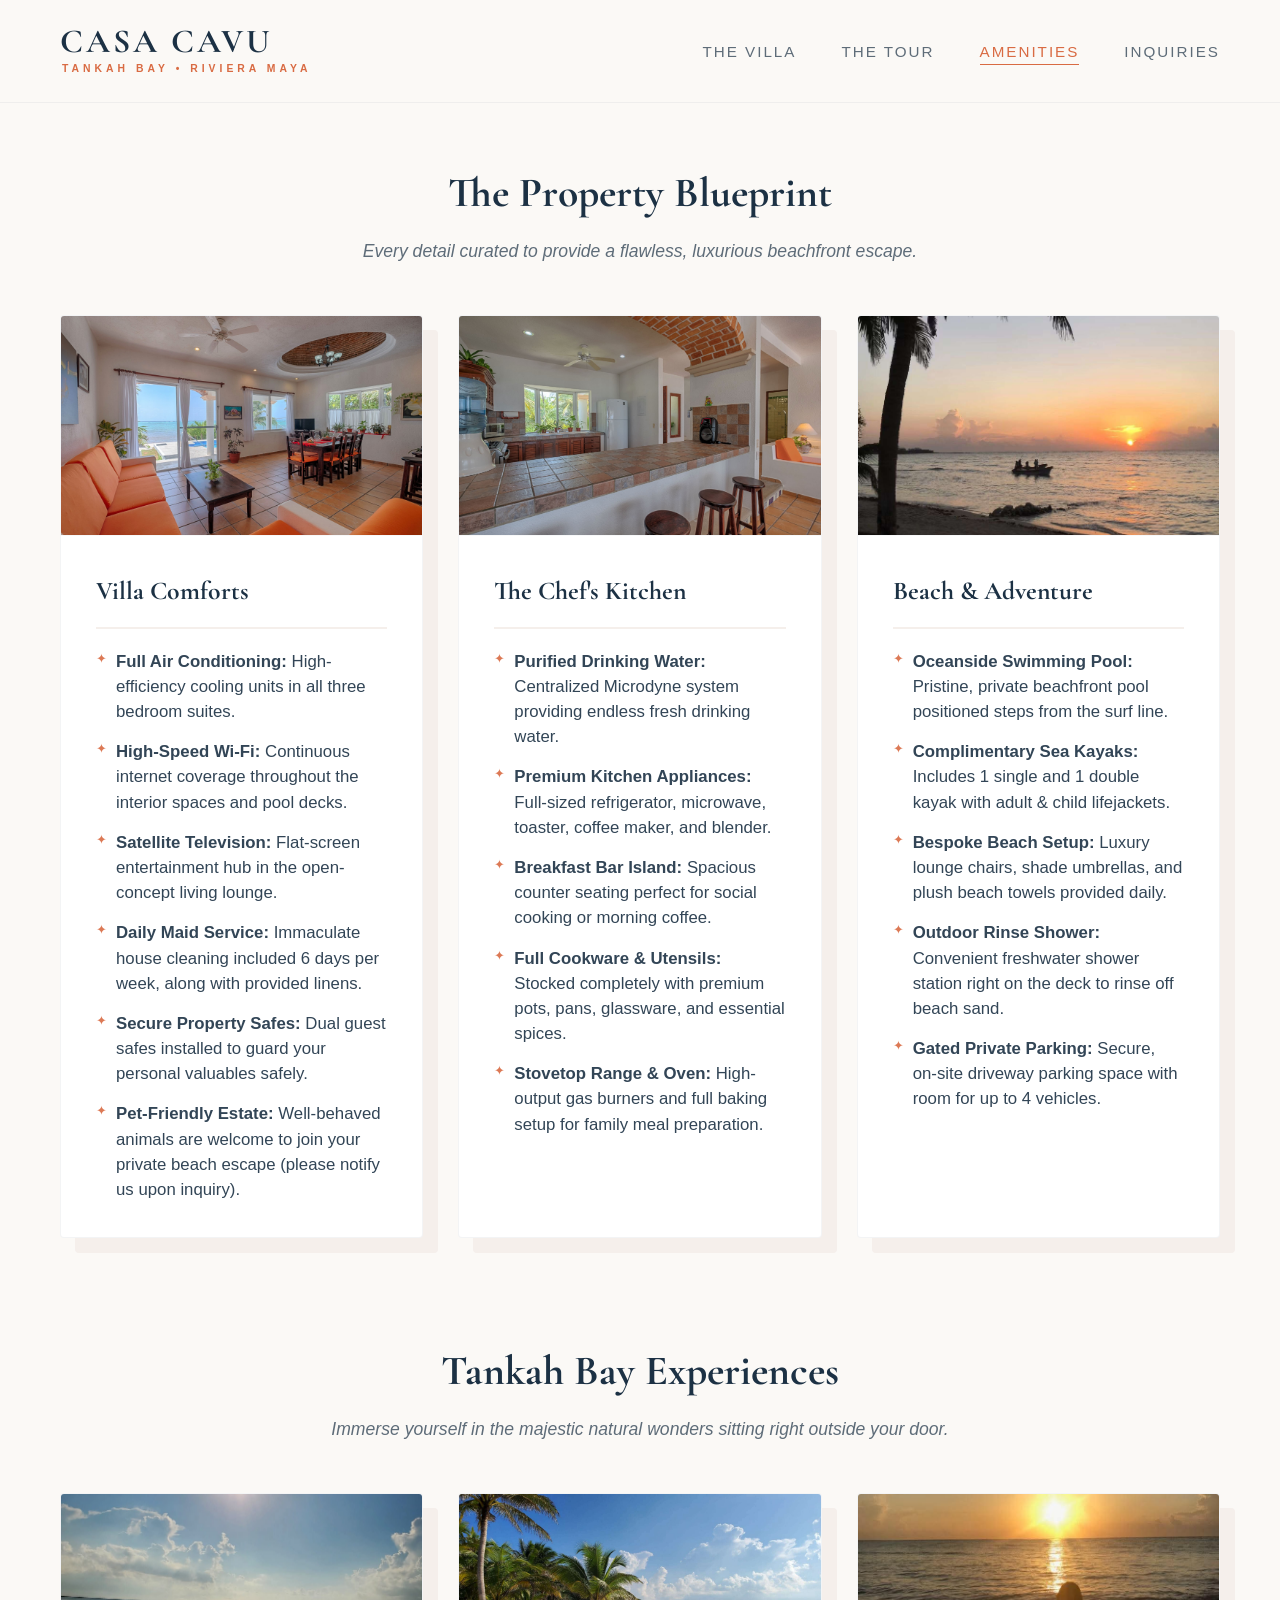
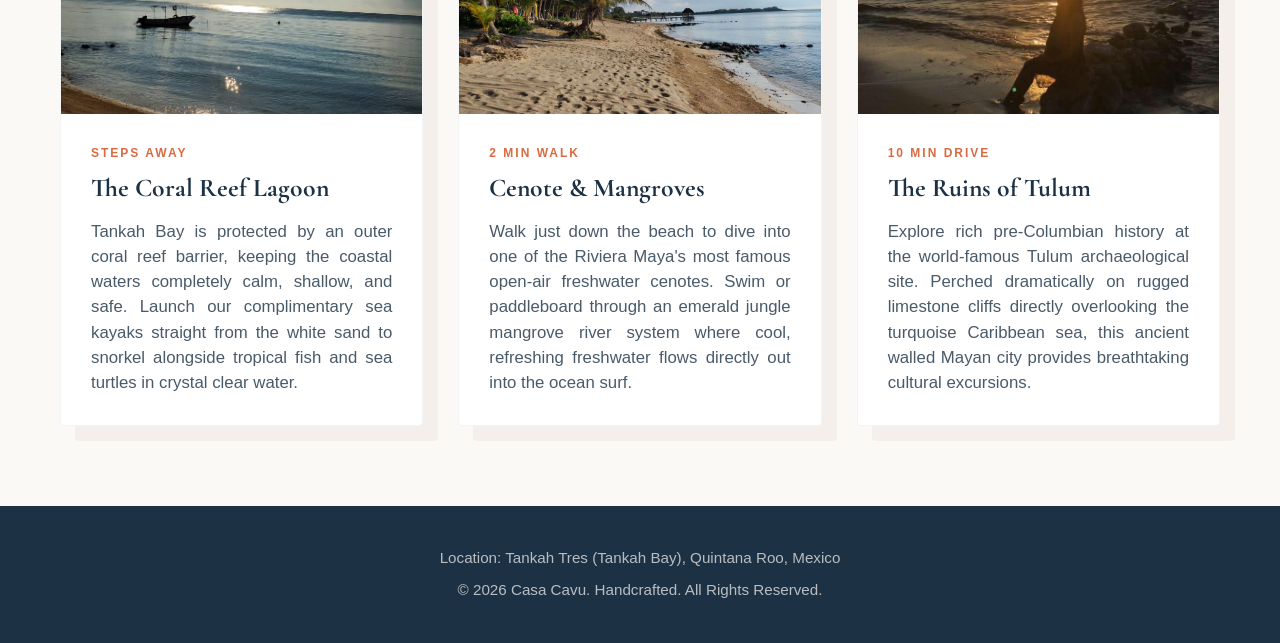
<file: amenities.html>
<!DOCTYPE html>
<html lang="en">
<head>
    <meta charset="UTF-8">
    <meta name="viewport" content="width=device-width, initial-scale=1.0">
    <title>Villa Amenities & Features | Casa Cavu Tankah Bay</title>
    <link rel="stylesheet" href="style.css">
</head>
<body>

    <!-- STICKY DIRECTORY NAVBAR -->
    <!-- UPGRADED LUXURY NAVIGATION FRAMEWORK -->
    <nav class="rental-nav">
        <div class="nav-container">
            <a href="index.html" class="nav-brand">
                <span class="brand-title">CASA CAVU</span>
                <span class="brand-tagline">Tankah Bay • Riviera Maya</span>
            </a>
            <ul class="nav-links">
                <li><a href="index.html">The Villa</a></li>
                <li><a href="gallery.html">The Tour</a></li>
                <li><a href="amenities.html" class="active-link">Amenities</a></li>
                <li><a href="contact.html">Inquiries</a></li>
            </ul>
        </div>
    </nav>

    <!-- ENHANCED AMENITIES & EXPERIENCES CONTAINER -->
    <main class="amenities-layout-container">
        
        <!-- SECTION A: THE HOUSE CORE FEATURES -->
        <h2 class="amenities-heading">The Property Blueprint</h2>
        <p class="section-subtitle">Every detail curated to provide a flawless, luxurious beachfront escape.</p>

         <!-- UPGRADED LUXURY PROPERTY BLUEPRINT GRID -->
        <div class="amenities-grid-matrix">
            
            <!-- FEATURE CARD 1: VILLA COMFORTS -->
            <div class="amenity-card">
                <div class="amenity-image-box">
                    <!-- Photo 4: Captures the main ocean-facing living room area -->
                    <img src="images/interiors/11.jpg" alt="Casa Cavu Open Concept Living Space and Sea Views">
                </div>
                <div class="amenity-content-box">
                    <div class="amenity-card-header">
                        <h3>Villa Comforts</h3>
                    </div>
                    <ul class="amenity-details-list">
                        <li><strong>Full Air Conditioning:</strong> High-efficiency cooling units in all three bedroom suites.</li>
                        <li><strong>High-Speed Wi-Fi:</strong> Continuous internet coverage throughout the interior spaces and pool decks.</li>
                        <li><strong>Satellite Television:</strong> Flat-screen entertainment hub in the open-concept living lounge.</li>
                        <li><strong>Daily Maid Service:</strong> Immaculate house cleaning included 6 days per week, along with provided linens.</li>
                        <li><strong>Secure Property Safes:</strong> Dual guest safes installed to guard your personal valuables safely.</li>
                        <li><strong>Pet-Friendly Estate:</strong> Well-behaved animals are welcome to join your private beach escape (please notify us upon inquiry).</li>
                    </ul>
                </div>
            </div>

            <!-- FEATURE CARD 2: THE CHEF'S KITCHEN -->
            <div class="amenity-card">
                <div class="amenity-image-box">
                    <!-- Photo 11: Captures the spacious island breakfast bar -->
                    <img src="images/interiors/10.jpg" alt="Casa Cavu Fully Equipped Chef Kitchen Suite">
                </div>
                <div class="amenity-content-box">
                    <div class="amenity-card-header">
                        <h3>The Chef's Kitchen</h3>
                    </div>
                    <ul class="amenity-details-list">
                        <li><strong>Purified Drinking Water:</strong> Centralized Microdyne system providing endless fresh drinking water.</li>
                        <li><strong>Premium Kitchen Appliances:</strong> Full-sized refrigerator, microwave, toaster, coffee maker, and blender.</li>
                        <li><strong>Breakfast Bar Island:</strong> Spacious counter seating perfect for social cooking or morning coffee.</li>
                        <li><strong>Full Cookware & Utensils:</strong> Stocked completely with premium pots, pans, glassware, and essential spices.</li>
                        <li><strong>Stovetop Range & Oven:</strong> High-output gas burners and full baking setup for family meal preparation.</li>
                    </ul>
                </div>
            </div>

            <!-- FEATURE CARD 3: BEACH & ADVENTURE -->
            <div class="amenity-card">
                <div class="amenity-image-box">
                    <!-- Photo 22: The magnificent oceanside pool deck view -->
                    <img src="images/outdoor/22.jpg" alt="Casa Cavu Private Beachfront Pool Deck and Sea Kayaks">
                </div>
                <div class="amenity-content-box">
                    <div class="amenity-card-header">
                        <h3>Beach & Adventure</h3>
                    </div>
                    <ul class="amenity-details-list">
                        <li><strong>Oceanside Swimming Pool:</strong> Pristine, private beachfront pool positioned steps from the surf line.</li>
                        <li><strong>Complimentary Sea Kayaks:</strong> Includes 1 single and 1 double kayak with adult & child lifejackets.</li>
                        <li><strong>Bespoke Beach Setup:</strong> Luxury lounge chairs, shade umbrellas, and plush beach towels provided daily.</li>
                        <li><strong>Outdoor Rinse Shower:</strong> Convenient freshwater shower station right on the deck to rinse off beach sand.</li>
                        <li><strong>Gated Private Parking:</strong> Secure, on-site driveway parking space with room for up to 4 vehicles.</li>
                    </ul>
                </div>
            </div>

        </div>

        <!-- 🌴 SECTION B: THE LOCAL NEIGHBORHOOD ADVENTURES GRID -->
        <h2 class="amenities-heading" style="margin-top: 100px;">Tankah Bay Experiences</h2>
        <p class="section-subtitle">Immerse yourself in the majestic natural wonders sitting right outside your door.</p>

        <div class="neighborhood-grid-matrix">
            <!-- EXPERIENCE CARD 1: THE BAY REEF -->
            <div class="experience-card">
                <div class="experience-image-box">
                    <!-- Drop your preferred outdoor scenery photo number here -->
                    <img src="images/outdoor/10.jpg" alt="Snorkeling and kayaking over the Tankah Tres coral reef">
                </div>
                <div class="experience-content-box">
                    <span class="experience-tag">Steps Away</span>
                    <h3>The Coral Reef Lagoon</h3>
                    <p>Tankah Bay is protected by an outer coral reef barrier, keeping the coastal waters completely calm, shallow, and safe. Launch our complimentary sea kayaks straight from the white sand to snorkel alongside tropical fish and sea turtles in crystal clear water.</p>
                </div>
            </div>

            <!-- EXPERIENCE CARD 2: FRESHWATER CENOTES -->
            <div class="experience-card">
                <div class="experience-image-box">
                    <!-- Drop a beautiful local cenote or mangrove jungle photo number here -->
                    <img src="images/outdoor/12.jpg" alt="Cenote Manatee mangrove freshwater swimming hole">
                </div>
                <div class="experience-content-box">
                    <span class="experience-tag">2 Min Walk</span>
                    <h3>Cenote & Mangroves</h3>
                    <p>Walk just down the beach to dive into one of the Riviera Maya's most famous open-air freshwater cenotes. Swim or paddleboard through an emerald jungle mangrove river system where cool, refreshing freshwater flows directly out into the ocean surf.</p>
                </div>
            </div>

            <!-- EXPERIENCE CARD 3: TULUM RUINS -->
            <div class="experience-card">
                <div class="experience-image-box">
                    <!-- Drop a local excursion or regional landscape photo number here -->
                    <img src="images/outdoor/15.jpg" alt="Ancient Mayan Ruins of Tulum cliffside ocean views">
                </div>
                <div class="experience-content-box">
                    <span class="experience-tag">10 Min Drive</span>
                    <h3>The Ruins of Tulum</h3>
                    <p>Explore rich pre-Columbian history at the world-famous Tulum archaeological site. Perched dramatically on rugged limestone cliffs directly overlooking the turquoise Caribbean sea, this ancient walled Mayan city provides breathtaking cultural excursions.</p>
                </div>
            </div>
        </div>

    </main>

    <!-- GLOBAL SITE FOOTER -->
    <footer class="rental-footer">
        <p>Location: Tankah Tres (Tankah Bay), Quintana Roo, Mexico</p>
        <p>© 2026 Casa Cavu. Handcrafted. All Rights Reserved.</p>
    </footer>

</body>
</html>
</file>
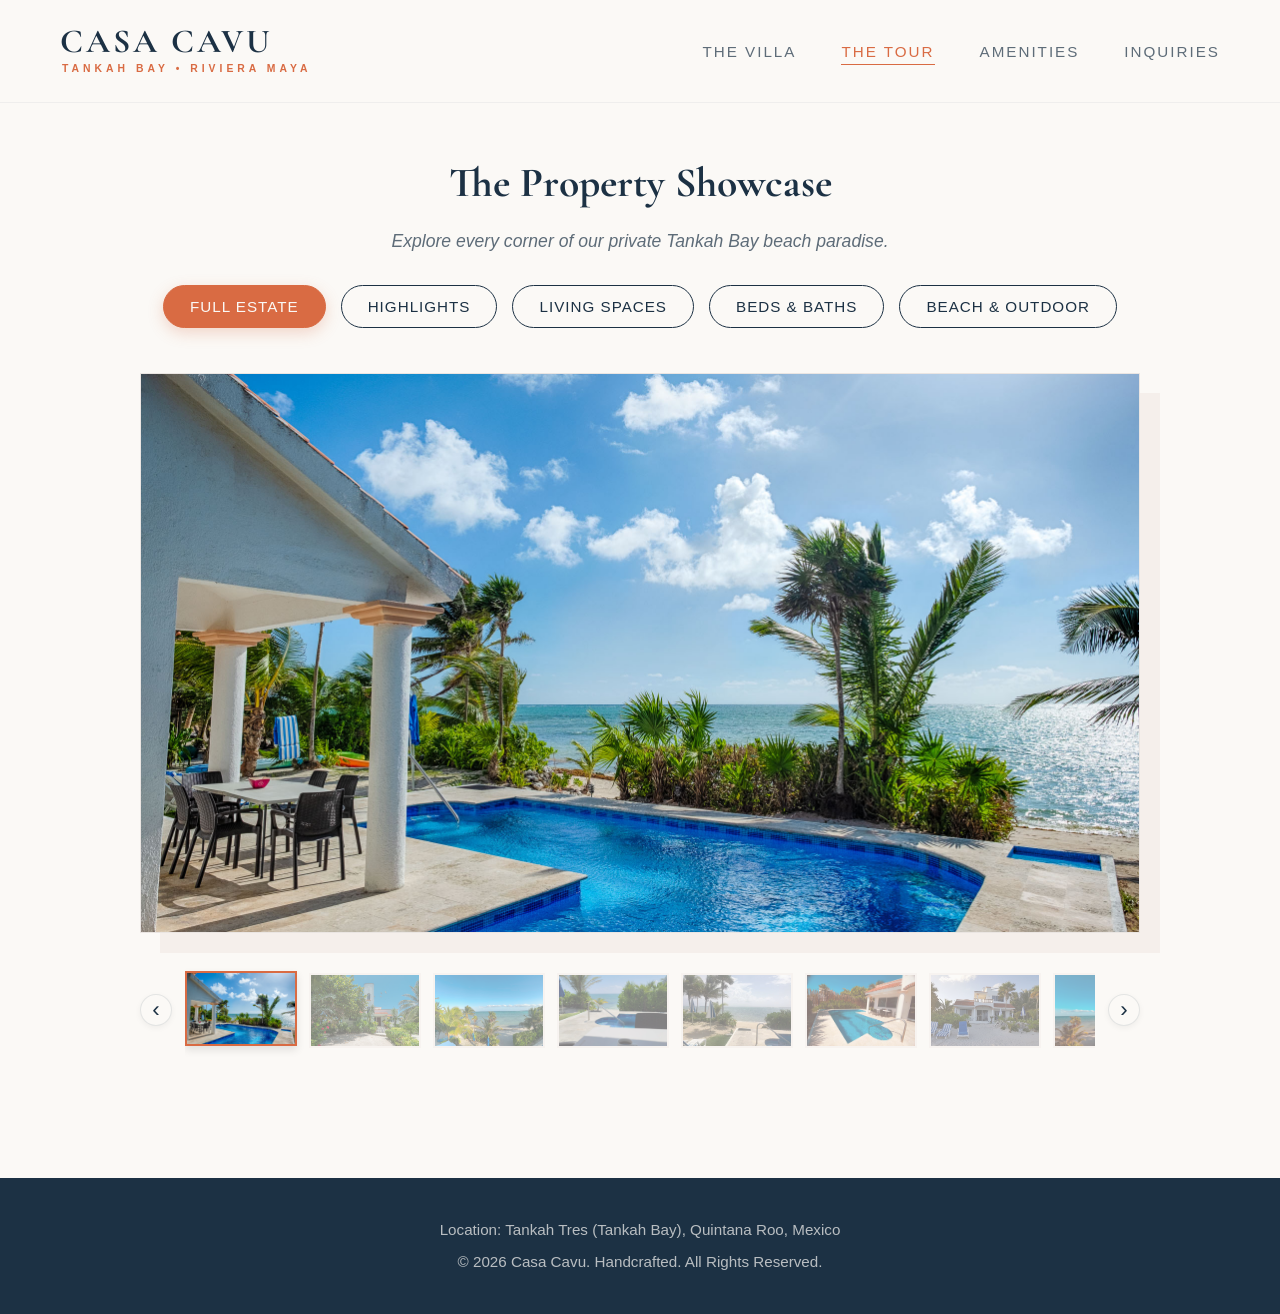
<file: gallery.html>
<!DOCTYPE html>
<html lang="en">
<head>
    <meta charset="UTF-8">
    <meta name="viewport" content="width=device-width, initial-scale=1.0">
    <title>The Photo Tour | Casa Cavu Vacation Rental</title>
    <link rel="stylesheet" href="style.css">
</head>
<body>

    <!-- STICKY DIRECTORY NAVBAR -->
    <!-- UPGRADED LUXURY NAVIGATION FRAMEWORK -->
    <nav class="rental-nav">
        <div class="nav-container">
            <a href="index.html" class="nav-brand">
                <span class="brand-title">CASA CAVU</span>
                <span class="brand-tagline">Tankah Bay • Riviera Maya</span>
            </a>
            <ul class="nav-links">
                <li><a href="index.html">The Villa</a></li>
                <li><a href="gallery.html" class="active-link">The Tour</a></li>
                <li><a href="amenities.html">Amenities</a></li>
                <li><a href="contact.html">Inquiries</a></li>
            </ul>
        </div>
    </nav>

    <!-- REAL-ESTATE MASTER THEATER ARCHITECTURE -->
    <main class="archive-gallery-container">
        <h2 class="gallery-heading">The Property Showcase</h2>
        <p style="text-align: center; font-style: italic; opacity: 0.7; margin-bottom: 30px;">Explore every corner of our private Tankah Bay beach paradise.</p>

        <!-- DYNAMIC ACCORDION CATEGORY FILTER TOOLBAR -->
        <div class="vault-controls">
            <button class="filter-btn active-tag" onclick="switchGalleryCategory('all')">Full Estate</button>
            <button class="filter-btn" onclick="switchGalleryCategory('hero')">Highlights</button>
            <button class="filter-btn" onclick="switchGalleryCategory('interiors')">Living Spaces</button>
            <button class="filter-btn" onclick="switchGalleryCategory('bedrooms')">Beds & Baths</button>
            <button class="filter-btn" onclick="switchGalleryCategory('outdoor')">Beach & Outdoor</button>
        </div>

        <!-- THE MAIN GALLERY THEATER VIEWPORT STAGE -->
        <div class="gallery-theater-stage">
            <div class="theater-view-window" onclick="openLightboxFromTheater()">
                <img id="master-theater-img" src="images/hero/22.jpg" alt="Casa Cavu Estate Premium Feature Showcase">
            </div>

            <!-- THE FLOATING THEATER NAVIGATION ARROWS -->
            <button class="theater-nav-btn prev-theater" onclick="navigateTheater(-1)" aria-label="Previous Photo">‹</button>
            <button class="theater-nav-btn next-theater" onclick="navigateTheater(1)" aria-label="Next Photo">›</button>
        </div>

        <!-- UPGRADED THUMBNAIL CONTAINER SYSTEM WITH ARROWS -->
        <div class="ribbon-carousel-wrapper">
            <!-- Left Scroll Arrow Button -->
            <button class="ribbon-arrow-btn prev-ribbon" onclick="scrollRibbon(-1)" aria-label="Scroll Ribbon Left">‹</button>
            
            <!-- The Internal Scrolling Track -->
            <div id="thumbnail-ribbon-track" class="thumbnail-ribbon">
                <!-- JavaScript will dynamically construct your small photo boxes right here! -->
            </div>
            
            <!-- Right Scroll Arrow Button -->
            <button class="ribbon-arrow-btn next-ribbon" onclick="scrollRibbon(1)" aria-label="Scroll Ribbon Right">›</button>
        </div>
    </main>

    <!-- HIDDEN FULL-SCREEN LIGHTBOX MODAL OVERLAY -->
    <div id="fairy-lightbox" class="lightbox-overlay" onclick="closeLightbox()">
        <span class="lightbox-close">&times;</span>
        <div class="lightbox-frame-wrapper" style="position: relative; display: inline-block;">
            <img class="lightbox-content" id="lightbox-zoom-target" alt="Enlarged Villa Showcase View">
        </div>
    </div>

    <!-- GLOBAL BASELINE FOOTER -->
    <footer class="rental-footer">
        <p>Location: Tankah Tres (Tankah Bay), Quintana Roo, Mexico</p>
        <p>© 2026 Casa Cavu. Handcrafted. All Rights Reserved.</p>
    </footer>

    <!-- ARCHIVE MASTER CONTROLLER ENGINE -->
    <!-- ARCHIVE MASTER CONTROLLER ENGINE (KEYBOARD & AUTO-SCROLL EXTENSION) -->
    <script>
        // ✦ THE MASTER PHOTO DATA STORAGE VAULT ✦
        const propertyImages = [
            { src: 'images/hero/22.jpg', category: 'hero', alt: 'Oceanside Pool Deck View' },
            { src: 'images/hero/18.jpg', category: 'hero', alt: 'Tropical Villa Front Elevation ' },
            { src: 'images/hero/7.jpg', category: 'hero', alt: 'Widescreen Sandy Beachfront Horizon' },
            { src: 'images/hero/1.jpg', category: 'hero', alt: 'Oceanside Pool Deck View' },
            { src: 'images/hero/4.jpg', category: 'hero', alt: 'Tropical Villa Front Elevation ' },
            { src: 'images/hero/6.jpg', category: 'hero', alt: 'Widescreen Sandy Beachfront Horizon' },
            { src: 'images/hero/8.jpg', category: 'hero', alt: 'Oceanside Pool Deck View' },
            { src: 'images/hero/10.jpg', category: 'hero', alt: 'Widescreen Sandy Beachfront Horizon' },
            { src: 'images/hero/13.jpg', category: 'hero', alt: 'Oceanside Pool Deck View' },
            { src: 'images/hero/16.jpg', category: 'hero', alt: 'Tropical Villa Front Elevation ' },
            { src: 'images/hero/17.jpg', category: 'hero', alt: 'Widescreen Sandy Beachfront Horizon' },
            { src: 'images/hero/19.jpg', category: 'hero', alt: 'Oceanside Pool Deck View' },
            { src: 'images/hero/20.jpg', category: 'hero', alt: 'Tropical Villa Front Elevation ' },
            { src: 'images/hero/21.jpg', category: 'hero', alt: 'Widescreen Sandy Beachfront Horizon' },
            { src: 'images/hero/23.jpg', category: 'hero', alt: 'Oceanside Pool Deck View' },
            { src: 'images/hero/24.jpg', category: 'hero', alt: 'Tropical Villa Front Elevation ' },
            
            { src: 'images/interiors/15.jpg', category: 'interiors', alt: 'Ocean View Living Lounge' },
            { src: 'images/interiors/11.jpg', category: 'interiors', alt: 'Island Kitchen Breakfast Bar' },
            { src: 'images/interiors/14.jpg', category: 'interiors', alt: 'Bright Casual Dining Room' },
            { src: 'images/interiors/10.jpg', category: 'interiors', alt: 'Ocean View Living Lounge' },
            { src: 'images/interiors/13.jpg', category: 'interiors', alt: 'Island Kitchen Breakfast Bar' },
            { src: 'images/interiors/12.jpg', category: 'interiors', alt: 'Bright Casual Dining Room' },
            { src: 'images/interiors/16.jpg', category: 'interiors', alt: 'Ocean View Living Lounge' },
            { src: 'images/interiors/1.jpg', category: 'interiors', alt: 'Island Kitchen Breakfast Bar' },
            { src: 'images/interiors/2.jpg', category: 'interiors', alt: 'Ocean View Living Lounge' },
            { src: 'images/interiors/7.jpg', category: 'interiors', alt: 'Island Kitchen Breakfast Bar' },
            
            { src: 'images/bedrooms/3.jpg', category: 'bedrooms', alt: 'Lower Level Double Bed Guest Room' },
            { src: 'images/bedrooms/6.jpg', category: 'bedrooms', alt: 'Lower Level Double Bed Guest Room' },
            { src: 'images/bedrooms/11.jpg', category: 'bedrooms', alt: 'Lower Level Double Bed Guest Room' },
            { src: 'images/bedrooms/9.jpg', category: 'bedrooms', alt: 'Master King Suite with Sea Terrace' },
            { src: 'images/bedrooms/13.jpg', category: 'bedrooms', alt: 'Master King Suite with Sea Terrace' },
            { src: 'images/bedrooms/7.jpg', category: 'bedrooms', alt: 'Master King Suite with Sea Terrace' },
            { src: 'images/bedrooms/8.jpg', category: 'bedrooms', alt: 'Master King Suite with Sea Terrace' },
            { src: 'images/bedrooms/5.jpg', category: 'bedrooms', alt: 'Upper Level Twin Bed Guest Room' },
            { src: 'images/bedrooms/12.jpg', category: 'bedrooms', alt: 'Upper Level Twin Bed Guest Room' },
            { src: 'images/bedrooms/1.jpg', category: 'bedrooms', alt: 'Bathrooms' },
            { src: 'images/bedrooms/2.jpg', category: 'bedrooms', alt: 'Bathrooms' },
            
            { src: 'images/outdoor/2.jpg', category: 'outdoor', alt: 'Private Beachfront Swimming Pool' },
            { src: 'images/outdoor/3.jpg', category: 'outdoor', alt: 'Oceanfront Pool Deck Lounge Area' },
            { src: 'images/outdoor/1.jpg', category: 'outdoor', alt: 'Complimentary Watersports Gear on Shore' },
            { src: 'images/outdoor/4.jpg', category: 'outdoor', alt: 'Panoramic Rooftop Observation Deck' },
            { src: 'images/outdoor/7.jpg', category: 'outdoor', alt: 'Complimentary Watersports Gear on Shore' },
            { src: 'images/outdoor/8.jpg', category: 'outdoor', alt: 'Panoramic Rooftop Observation Deck' },
            { src: 'images/outdoor/9.jpg', category: 'outdoor', alt: 'Complimentary Watersports Gear on Shore' },
            { src: 'images/outdoor/10.jpg', category: 'outdoor', alt: 'Panoramic Rooftop Observation Deck' },
            { src: 'images/outdoor/11.jpg', category: 'outdoor', alt: 'Complimentary Watersports Gear on Shore' },
            { src: 'images/outdoor/12.jpg', category: 'outdoor', alt: 'Panoramic Rooftop Observation Deck' },
            { src: 'images/outdoor/13.jpg', category: 'outdoor', alt: 'Complimentary Watersports Gear on Shore' },
            { src: 'images/outdoor/14.jpg', category: 'outdoor', alt: 'Panoramic Rooftop Observation Deck' },
            { src: 'images/outdoor/15.jpg', category: 'outdoor', alt: 'Complimentary Watersports Gear on Shore' },
            { src: 'images/outdoor/16.jpg', category: 'outdoor', alt: 'Panoramic Rooftop Observation Deck' },
            { src: 'images/outdoor/17.jpg', category: 'outdoor', alt: 'Complimentary Watersports Gear on Shore' },
            { src: 'images/outdoor/18.jpg', category: 'outdoor', alt: 'Panoramic Rooftop Observation Deck' },
            { src: 'images/outdoor/19.jpg', category: 'outdoor', alt: 'Complimentary Watersports Gear on Shore' },
            { src: 'images/outdoor/20.jpg', category: 'outdoor', alt: 'Panoramic Rooftop Observation Deck' },
            { src: 'images/outdoor/21.jpg', category: 'outdoor', alt: 'Complimentary Watersports Gear on Shore' },
            { src: 'images/outdoor/22.jpg', category: 'outdoor', alt: 'Panoramic Rooftop Observation Deck' },
            { src: 'images/outdoor/23.jpg', category: 'outdoor', alt: 'Complimentary Watersports Gear on Shore' },
            { src: 'images/outdoor/24.jpg', category: 'outdoor', alt: 'Panoramic Rooftop Observation Deck' },
            { src: 'images/outdoor/25.jpg', category: 'outdoor', alt: 'Complimentary Watersports Gear on Shore' },
            { src: 'images/outdoor/26.jpg', category: 'outdoor', alt: 'Panoramic Rooftop Observation Deck' },
            { src: 'images/outdoor/27.jpg', category: 'outdoor', alt: 'Complimentary Watersports Gear on Shore' },
            { src: 'images/outdoor/28.jpg', category: 'outdoor', alt: 'Panoramic Rooftop Observation Deck' },
            { src: 'images/outdoor/30.jpg', category: 'outdoor', alt: 'Complimentary Watersports Gear on Shore' },
            { src: 'images/outdoor/31.jpg', category: 'outdoor', alt: 'Panoramic Rooftop Observation Deck' },
            { src: 'images/outdoor/32.jpg', category: 'outdoor', alt: 'Complimentary Watersports Gear on Shore' },
            { src: 'images/outdoor/33.jpg', category: 'outdoor', alt: 'Panoramic Rooftop Observation Deck' },
            { src: 'images/outdoor/34.jpg', category: 'outdoor', alt: 'Complimentary Watersports Gear on Shore' },
            { src: 'images/outdoor/35.jpg', category: 'outdoor', alt: 'Panoramic Rooftop Observation Deck' },
            { src: 'images/outdoor/36.jpg', category: 'outdoor', alt: 'Complimentary Watersports Gear on Shore' },
            { src: 'images/outdoor/38.jpg', category: 'outdoor', alt: 'Complimentary Watersports Gear on Shore' },
            { src: 'images/outdoor/40.jpg', category: 'outdoor', alt: 'Complimentary Watersports Gear on Shore' },
            { src: 'images/outdoor/42.jpg', category: 'outdoor', alt: 'Complimentary Watersports Gear on Shore' },
            { src: 'images/outdoor/44.jpg', category: 'outdoor', alt: 'Complimentary Watersports Gear on Shore' },
            { src: 'images/outdoor/46.jpg', category: 'outdoor', alt: 'Complimentary Watersports Gear on Shore' },
            { src: 'images/outdoor/49.jpg', category: 'outdoor', alt: 'Panoramic Rooftop Observation Deck' },
            { src: 'images/outdoor/51.jpg', category: 'outdoor', alt: 'Complimentary Watersports Gear on Shore' },
            { src: 'images/outdoor/58.jpg', category: 'outdoor', alt: 'Complimentary Watersports Gear on Shore' },
            { src: 'images/outdoor/60.jpg', category: 'outdoor', alt: 'Panoramic Rooftop Observation Deck' }

        ];

        // GLOBAL APPLICATION INSTANCE POINTERS
        let filteredList = [...propertyImages]; 
        let theaterIndex = 0; 

        // INITIAL ENGINE IGNITION ON PAGE LOAD
        window.addEventListener('DOMContentLoaded', () => {
            initializeGallery();
        });

        function initializeGallery() {
            filteredList = [...propertyImages];
            theaterIndex = 0;
            renderThumbnailRibbon();
            updateTheaterDisplay();
        }

        // CATEGORY SWITCHER LOGIC
        function switchGalleryCategory(category) {
            const buttons = document.querySelectorAll('.filter-btn');
            buttons.forEach(btn => btn.classList.remove('active-tag'));
            
            if (event && event.target) {
                event.target.classList.add('active-tag');
            }

            if (category === 'all') {
                filteredList = [...propertyImages];
            } else {
                filteredList = propertyImages.filter(img => img.category === category);
            }

            theaterIndex = 0;
            renderThumbnailRibbon();
            updateTheaterDisplay();
        }

        // DYNAMIC THUMBNAIL CONSTRUCTOR STRIP
        function renderThumbnailRibbon() {
            const ribbon = document.getElementById('thumbnail-ribbon-track');
            ribbon.innerHTML = ''; 

            filteredList.forEach((photo, index) => {
                const tile = document.createElement('div');
                tile.className = 'thumb-tile';
                if (index === theaterIndex) tile.classList.add('active-thumb');
                
                tile.innerHTML = `<img src="${photo.src}" alt="${photo.alt}">`;
                
                tile.onclick = () => {
                    theaterIndex = index;
                    updateTheaterDisplay();
                };
                
                ribbon.appendChild(tile);
            });
        }

        // THEATER STATE UPDATE ENGINE
        function updateTheaterDisplay() {
            const masterImg = document.getElementById('master-theater-img');
            const tiles = document.querySelectorAll('.thumb-tile');

            if (filteredList.length > 0) {
                masterImg.src = filteredList[theaterIndex].src;
                masterImg.alt = filteredList[theaterIndex].alt;

                tiles.forEach(tile => tile.classList.remove('active-thumb'));
                if (tiles[theaterIndex]) {
                    tiles[theaterIndex].classList.add('active-thumb');
                    // 🌟 NEW AUTO-SCROLL: Smoothly glides the ribbon left or right to keep active thumbnails centered
                    syncRibbonScroll(tiles[theaterIndex]);
                }
            }
        }

        // AUTO-SCROLL SYNC ALIGNMENT FUNCTION
        function syncRibbonScroll(activeTileElement) {
            if (activeTileElement) {
                activeTileElement.scrollIntoView({
                    behavior: 'smooth',
                    block: 'nearest',   // Prevents your whole browser window from jumping up or down
                    inline: 'center'    // Centers the active photo smoothly inside the ribbon track lane
                });
            }
        }

        // THEATER ARROW ITERATION CONTROLLERS
        function navigateTheater(direction) {
            theaterIndex += direction;
            
            if (theaterIndex >= filteredList.length) { theaterIndex = 0; }
            else if (theaterIndex < 0) { theaterIndex = filteredList.length - 1; }

            updateTheaterDisplay();
        }

        // THUMBNAIL RIBBON SIDE ARROWS BUTTON SCROLL
        function scrollRibbon(direction) {
            const ribbon = document.getElementById('thumbnail-ribbon-track');
            const scrollAmount = 248 * direction; 
            ribbon.scrollBy({ left: scrollAmount, behavior: 'smooth' });
        }

        // 🌟 NEW KEYBOARD ARROW CONTROLLER EVENT LISTENER
        window.addEventListener('keydown', (e) => {
            // Check if the hidden fullscreen lightbox is currently open
            const lightbox = document.getElementById('fairy-lightbox');
            const isLightboxActive = lightbox.classList.contains('active-view');

            if (e.key === 'ArrowRight') {
                navigateTheater(1);
            } else if (e.key === 'ArrowLeft') {
                navigateTheater(-1);
            } else if (e.key === 'Escape' && isLightboxActive) {
                closeLightbox(); // Lets clients close the full screen image tap window with the Escape key!
            }
        });

        // FULL SCREEN POPUP LIGHTBOX OVERLAYS
        function openLightboxFromTheater() {
            if (filteredList.length > 0) {
                openLightbox(filteredList[theaterIndex].src);
            }
        }

        function openLightbox(imagePath) {
            const overlay = document.getElementById('fairy-lightbox');
            const zoomImg = document.getElementById('lightbox-zoom-target');
            zoomImg.src = imagePath;
            overlay.classList.add('active-view');
        }

        // Keydown global captures require passing string arguments into structural close layers
        function closeLightbox() {
            const overlay = document.getElementById('fairy-lightbox');
            overlay.classList.remove('active-view');
        }
    </script>
</body>
</html>
</file>
<file: style.css>
/* ==========================================================================
   CASA CAVU CENTRAL SPECIFICATION DESIGN SHEET
   ========================================================================== */
/* Premium Editorial Google Font Import */
@import url('https://fonts.googleapis.com/css2?family=Cormorant+Garamond:ital,wght@0,400;0,500;0,600;0,700;1,400&display=swap');

:root {
    --hacienda-white: #FBF9F6;
    --terracotta: #D96B43;
    --deep-ocean: #1C3144;
    --parchment-dark: #F5EFEB;
    --font-header: 'Cormorant Garamond', 'Georgia', serif;
    --font-body: 'Helvetica Neue', Arial, sans-serif;
}

/* GLOBAL CONFIGURATION RESETS */
* { 
    box-sizing: border-box; 
    margin: 0; 
    padding: 0; 
}

body {
    background-color: var(--hacienda-white);
    color: var(--deep-ocean);
    font-family: var(--font-body);
    font-size: 1.1rem;
    line-height: 1.6;
    overflow-x: hidden;
    display: flex;
    flex-direction: column;
    min-height: 100vh;
}

/* WIDESCREEN ASYMMETRIC NAVBAR ENGINE */
.rental-nav {
    position: fixed;
    top: 0;
    left: 0;
    width: 100%;
    background-color: rgba(251, 249, 246, 0.92);
    border-bottom: 1px solid rgba(28, 49, 68, 0.05);
    z-index: 1000;
    backdrop-filter: blur(15px);
    transition: all 0.4s ease;
}

.nav-container {
    width: 100%;
    max-width: 1800px;
    margin: 0 auto;
    padding: 25px 60px;
    display: flex;
    justify-content: space-between;
    align-items: center;
}

.nav-brand {
    text-decoration: none;
    display: flex;
    flex-direction: column;
    gap: 2px;
}

.brand-title {
    font-family: var(--font-header);
    font-size: 2.1rem;
    font-weight: 700;
    color: var(--deep-ocean);
    letter-spacing: 3px;
    line-height: 1;
}

.brand-tagline {
    font-size: 0.65rem;
    text-transform: uppercase;
    letter-spacing: 4px;
    color: var(--terracotta);
    font-weight: bold;
    padding-left: 2px;
}

.nav-links {
    display: flex;
    gap: 45px;
    list-style: none;
    align-items: center;
}

.nav-links a {
    text-decoration: none;
    color: var(--deep-ocean);
    font-size: 0.95rem;
    text-transform: uppercase;
    letter-spacing: 2px;
    font-weight: 500;
    transition: all 0.3s ease;
    opacity: 0.7;
    position: relative;
    padding: 5px 0;
}

.nav-links a::after {
    content: '';
    position: absolute;
    bottom: 0;
    left: 0;
    width: 0;
    height: 1px;
    background-color: var(--terracotta);
    transition: width 0.3s ease;
}

.nav-links a:hover::after, .nav-links a.active-link::after {
    width: 100%;
}

.nav-links a:hover, .nav-links a.active-link {
    color: var(--terracotta);
    opacity: 1;
}

/* 3D STAGGERED HOMEPAGE HERO SYSTEM */
.rental-hero-stage {
    min-height: 95vh;
    padding: 180px 40px 100px 40px;
    background-color: var(--hacienda-white);
    background: linear-gradient(rgba(251, 249, 246, 0.8), rgba(251, 249, 246, 0.85)), url('images/hero/7.jpg') center/cover no-repeat;
    display: flex;
    align-items: center;
    justify-content: center;
    border-bottom: 1px solid rgba(28, 49, 68, 0.05);
}

.hero-balanced-container {
    width: 100%;
    max-width: 1400px;
    display: grid;
    grid-template-columns: 58fr 42fr;
    gap: 80px;
    align-items: center;
}

.hero-popup-card {
    background-color: var(--hacienda-white);
    padding: 60px;
    border: 1px solid rgba(28, 49, 68, 0.05);
    box-shadow: 25px 25px 0px rgba(217, 107, 67, 0.15);
    transform: translateY(-20px);
}

.hero-subtitle {
    font-size: 0.85rem;
    text-transform: uppercase;
    letter-spacing: 3px;
    color: var(--terracotta);
    font-weight: bold;
    display: block;
    margin-bottom: 15px;
}

.hero-title {
    font-family: var(--font-header);
    font-size: 2.8rem;
    line-height: 1.2;
    color: var(--deep-ocean);
    margin-bottom: 20px;
}

.hero-text {
    font-size: 1.15rem;
    opacity: 0.85;
    margin-bottom: 35px;
}

.hero-canvas-frame {
    width: 100%;
    height: 100%;
    display: flex;
    align-items: center;
    transform: translateY(20px);
}

.hero-canvas-frame img {
    width: 100%;
    height: 420px;
    object-fit: cover;
    border: 1px solid rgba(28, 49, 68, 0.05);
    box-shadow: 25px 25px 0px var(--parchment-dark);
}

.hero-action-row { 
    display: flex; gap: 20px; 
}

.cta-primary-btn {
    text-decoration: none;
    background-color: var(--deep-ocean);
    color: var(--hacienda-white);
    padding: 15px 30px;
    font-weight: bold;
    border-radius: 4px;
    transition: background-color 0.3s ease;
}
.cta-primary-btn:hover { 
    background-color: var(--terracotta); 
}

.cta-secondary-btn {
    text-decoration: none;
    border: 1px solid var(--deep-ocean);
    color: var(--deep-ocean);
    padding: 15px 30px;
    font-weight: bold;
    border-radius: 4px;
    transition: all 0.3s ease;
}
.cta-secondary-btn:hover { 
    background-color: rgba(28, 49, 68, 0.05); 
}

/* PROPERTY SPECIFICATION BAR SUMMARY MODULE */
.property-spec-bar { 
    background-color: var(--parchment-dark); padding: 35px 20px; 
}

.spec-container { 
    max-width: 900px; margin: 0 auto; display: flex; justify-content: space-between; align-items: center; 
}

.spec-item { 
    text-align: center; flex: 1; 
}

.spec-number { 
    display: block; font-family: var(--font-header); font-size: 2.6rem; color: var(--terracotta); font-weight: bold; line-height: 1; margin-bottom: 5px; 
}

.spec-label { 
    font-size: 0.9rem; text-transform: uppercase; letter-spacing: 2px; opacity: 0.8; 
}

.spec-divider { 
    width: 1px; height: 40px; background-color: rgba(28, 49, 68, 0.15); 
}

/* HOMEPAGE CORE IMAGE SLIDER CAROUSEL TRACKS */
.showcase-container { 
    max-width: 1200px; margin: 0 auto; padding: 80px 20px; 
}

.showcase-grid { 
    display: grid; grid-template-columns: 1fr 1fr; gap: 60px; align-items: center; 
}

.showcase-text h2 { 
    font-family: var(--font-header); font-size: 2.4rem; color: var(--deep-ocean); margin-bottom: 15px; 
}

.accent-line { 
    width: 60px; height: 3px; background-color: var(--terracotta); margin-bottom: 25px; 
}

.showcase-text p { 
    font-size: 1.15rem; opacity: 0.85; margin-bottom: 20px; text-align: justify; 
}

.showcase-slider-frame {
    position: relative;
    width: 100%;
    height: 480px;
    box-shadow: 15px 15px 0px var(--parchment-dark);
    border: 1px solid rgba(28, 49, 68, 0.05);
    background-color: var(--parchment-dark);
    overflow: hidden;
}

.rental-slide {
    position: absolute;
    top: 0;
    left: 0;
    width: 100%;
    height: 100%;
    opacity: 0;
    visibility: hidden;
    cursor: zoom-in;
    transition: opacity 0.5s cubic-bezier(0.25, 0.46, 0.45, 0.94), visibility 0.5s ease;
}

.rental-slide.active-slide { 
    opacity: 1; visibility: visible; 
}

.rental-slide img { 
    width: 100%; height: 100%; object-fit: cover; display: block; 
}

.slide-nav-btn {
    position: absolute;
    top: 50%;
    transform: translateY(-50%);
    background-color: rgba(251, 249, 246, 0.85); 
    border: 1px solid rgba(28, 49, 68, 0.1);
    color: var(--deep-ocean);
    width: 45px;
    height: 45px;
    font-size: 1.8rem;
    line-height: 40px;
    text-align: center;
    cursor: pointer;
    border-radius: 50%;
    z-index: 10;
    user-select: none;
    opacity: 0;
    visibility: hidden;
    transition: all 0.3s ease;
}

.showcase-slider-frame:hover .slide-nav-btn { 
    opacity: 1; visibility: visible; 
}

.slide-nav-btn:hover {
    background-color: var(--terracotta);
    border-color: var(--terracotta);
    color: var(--hacienda-white);
    box-shadow: 0 4px 12px rgba(217, 107, 67, 0.3);
}

.prev-arrow { 
    left: 20px; 
}

.next-arrow { 
    right: 20px; 
}

.slider-dots-row {
    position: absolute;
    bottom: 20px;
    left: 50%;
    transform: translateX(-50%);
    display: flex;
    gap: 10px;
    z-index: 10;
    opacity: 0;
    visibility: hidden;
    transition: all 0.3s ease;
}

.showcase-slider-frame:hover .slider-dots-row { 
    opacity: 1; visibility: visible; 
}

.slider-dot {
    width: 8px;
    height: 8px;
    background-color: rgba(251, 249, 246, 0.5);
    border: 1px solid rgba(28, 49, 68, 0.2);
    border-radius: 50%;
    cursor: pointer;
    transition: all 0.3s ease;
}
.slider-dot.active-dot, .slider-dot:hover { 
    background-color: var(--terracotta); width: 20px; border-radius: 4px; 
}

/* THE LUXURY REAL-ESTATE GALLERY THEATER SYSTEM PANEL */
.archive-gallery-container {
    max-width: 1200px;
    margin: 0 auto;
    padding-top: 150px;
    padding-bottom: 60px;
    text-align: center;
    display: flex;
    flex-direction: column;
    align-items: center;
    flex: 1 0 auto;
}

.gallery-heading {
    text-align: center;
    font-family: var(--font-header);
    font-size: 2.6rem;
    color: var(--deep-ocean);
    margin-bottom: 10px;
}

.vault-controls {
    display: flex;
    justify-content: center;
    gap: 15px;
    margin-bottom: 45px;
    flex-wrap: wrap;
    width: 100%;
}

.filter-btn {
    background: transparent;
    border: 1px solid var(--deep-ocean);
    color: var(--deep-ocean);
    padding: 12px 26px;
    font-family: var(--font-body);
    font-size: 0.95rem;
    font-weight: 500;
    cursor: pointer;
    border-radius: 30px;
    text-transform: uppercase;
    letter-spacing: 1px;
    transition: all 0.3s ease;
}

.filter-btn:hover, .filter-btn.active-tag {
    background-color: var(--terracotta);
    border-color: var(--terracotta);
    color: var(--hacienda-white);
    box-shadow: 0 5px 15px rgba(217, 107, 67, 0.25);
}

.gallery-theater-stage {
    position: relative;
    width: 100%;
    max-width: 1000px;
    margin: 0 auto 30px auto;
    background-color: var(--parchment-dark);
    border: 1px solid rgba(28, 49, 68, 0.05);
    box-shadow: 20px 20px 0px var(--parchment-dark);
    height: 560px; 
}

.theater-view-window {
    width: 100%;
    height: 100%;
    overflow: hidden;
    cursor: zoom-in;
}

.theater-view-window img {
    width: 100%;
    height: 100%;
    object-fit: cover; 
    display: block;
    transition: transform 0.4s ease;
}
.theater-view-window:hover img { 
    transform: scale(1.02); 
}

.theater-nav-btn {
    position: absolute;
    top: 50%;
    transform: translateY(-50%);
    background-color: rgba(251, 249, 246, 0.85);
    border: 1px solid rgba(28, 49, 68, 0.1);
    color: var(--deep-ocean);
    width: 50px;
    height: 50px;
    font-size: 2rem;
    line-height: 45px;
    text-align: center;
    cursor: pointer;
    border-radius: 50%;
    z-index: 10;
    user-select: none;
    opacity: 0;
    visibility: hidden;
    transition: all 0.3s cubic-bezier(0.25, 0.46, 0.45, 0.94);
}

.gallery-theater-stage:hover .theater-nav-btn { 
    opacity: 1; visibility: visible; 
}

.theater-nav-btn:hover {
    background-color: var(--terracotta);
    border-color: var(--terracotta);
    color: var(--hacienda-white);
    box-shadow: 0 4px 12px rgba(217, 107, 67, 0.3);
}
.prev-theater { 
    left: 20px; 
}

.next-theater { 
    right: 20px; 
}

.ribbon-carousel-wrapper {
    position: relative;
    max-width: 1000px;
    margin: 0 auto;
    padding: 0 45px; 
    margin-bottom: 60px; 
}

.thumbnail-ribbon {
    display: flex;
    justify-content: flex-start;
    gap: 12px;
    width: 100%;
    padding: 10px 0;
    flex-wrap: nowrap; 
    overflow-x: auto; 
    scroll-behavior: smooth;
}
.thumbnail-ribbon::-webkit-scrollbar { 
    height: 4px; 
}

.thumbnail-ribbon::-webkit-scrollbar-track { 
    background: transparent; 
}

.thumbnail-ribbon::-webkit-scrollbar-thumb {
     background: rgba(217, 107, 67, 0.15); border-radius: 10px; 
    }

.ribbon-arrow-btn {
    position: absolute;
    top: 50%;
    transform: translateY(-50%);
    background: var(--hacienda-white);
    border: 1px solid rgba(28, 49, 68, 0.1);
    color: var(--deep-ocean);
    width: 32px;
    height: 32px;
    font-size: 1.4rem;
    line-height: 26px;
    text-align: center;
    cursor: pointer;
    border-radius: 50%;
    z-index: 20;
    user-select: none;
    transition: all 0.3s ease;
    box-shadow: 0 2px 6px rgba(0,0,0,0.05);
}
.ribbon-arrow-btn:hover { 
    background-color: var(--terracotta); border-color: var(--terracotta); color: var(--hacienda-white); 
}

.prev-ribbon { 
    left: 0; 
}

.next-ribbon { 
    right: 0; 
}

.thumb-tile {
    flex: 0 0 112px; 
    height: 75px; 
    border: 2px solid transparent;
    cursor: pointer;
    overflow: hidden;
    background-color: var(--parchment-dark);
    transition: all 0.3s ease;
    opacity: 0.5;
}
.thumb-tile img { 
    width: 100%; height: 100%; object-fit: cover; display: block; 
}

.thumb-tile:hover, .thumb-tile.active-thumb { 
    opacity: 1; border-color: var(--terracotta); transform: translateY(-2px); box-shadow: 0 4px 8px rgba(0,0,0,0.1); 
}



/* DIRECT INQUIRY CONTACT PANELS CONFIGURATIONS */
.contact-layout-container {
    max-width: 1200px;
    margin: 0 auto;
    padding: 160px 20px 80px; 
    flex: 1 0 auto;
    display: flex;
    align-items: center;
}

.contact-grid-card {
    display: grid;
    grid-template-columns: 55fr 45fr;
    background-color: white;
    border: 1px solid rgba(28, 49, 68, 0.05);
    box-shadow: 20px 20px 0px var(--parchment-dark);
    width: 100%;
}

.contact-details-panel { 
    padding: 60px; 
}

.panel-subtitle { 
    font-size: 0.85rem; text-transform: uppercase; letter-spacing: 3px; color: var(--terracotta); font-weight: bold; display: block; margin-bottom: 5px; 
}

.panel-heading { 
    font-family: var(--font-header); font-size: 2.6rem; color: var(--deep-ocean); margin-bottom: 15px; 
}

.panel-intro { 
    font-size: 1.15rem; opacity: 0.85; margin-bottom: 35px; text-align: justify; 
}

.direct-channels-list { 
    display: flex; flex-direction: column; gap: 25px; margin-bottom: 40px; 
}

.channel-row { 
    display: flex; align-items: center; gap: 20px; background-color: var(--hacienda-white); padding: 15px 20px; border-left: 4px solid var(--terracotta); 
}

.channel-icon { 
    font-size: 1.6rem; 
}

.channel-text { 
    display: flex; flex-direction: column; 
}

.channel-label { 
    font-size: 0.85rem; text-transform: uppercase; letter-spacing: 1px; opacity: 0.6; 
}

.channel-link { 
    font-family: var(--font-header); font-size: 1.4rem; font-weight: bold; color: var(--deep-ocean); text-decoration: none; transition: color 0.3s ease; 
}

.channel-link:hover { 
    color: var(--terracotta); 
}

.seasonal-notice { 
    font-size: 0.95rem; opacity: 0.75; border-top: 1px dashed rgba(28, 49, 68, 0.15); padding-top: 20px; 
}

.contact-visual-frame img { 
    width: 100%; height: 100%; object-fit: cover; display: block; 
}



/* AMENITIES FEATURE MATRIX SYSTEM LAYOUT */
.amenities-layout-container { 
    max-width: 1200px; margin: 0 auto; padding: 160px 20px 80px 20px; flex: 1 0 auto; text-align: center; 
}

.amenities-heading { 
    font-family: var(--font-header); font-size: 2.6rem; color: var(--deep-ocean); margin-bottom: 10px; 
}

.section-subtitle { 
    font-style: italic; opacity: 0.7; margin-bottom: 50px; 
}

.amenities-grid-matrix { 
    display: grid; grid-template-columns: repeat(3, 1fr); gap: 35px; margin-bottom: 50px; align-items: stretch; 
}

.amenity-card { 
    background-color: white; border: 1px solid rgba(28, 49, 68, 0.05); box-shadow: 15px 15px 0px var(--parchment-dark); border-radius: 4px; overflow: hidden; display: flex; flex-direction: column; transition: transform 0.3s ease; text-align: left; 
}

.amenity-card:hover { 
    transform: translateY(-5px); 
}

.amenity-image-box { 
    width: 100%; height: 220px; overflow: hidden; border-bottom: 1px solid rgba(28, 49, 68, 0.03); 
}

.amenity-image-box img { 
    width: 100%; height: 100%; object-fit: cover; display: block; 
}

.amenity-content-box { 
    padding: 35px; display: flex; flex-direction: column; flex: 1; 
}

.amenity-card-header { 
    border-bottom: 2px solid var(--parchment-dark); padding-bottom: 15px; margin-bottom: 20px; 
}

.amenity-card h3 { 
    font-family: var(--font-header); font-size: 1.6rem; color: var(--deep-ocean); 
}


.amenity-details-list { 
    list-style: none; display: flex; flex-direction: column; gap: 15px; 
}

.amenity-details-list li { 
    font-size: 1.05rem; opacity: 0.9; position: relative; padding-left: 20px; line-height: 1.5; 
}

.amenity-details-list li::before { 
    content: '✦'; position: absolute; left: 0; color: var(--terracotta); font-size: 0.8rem; 
}

.amenity-details-list strong { 
    color: var(--deep-ocean); 
}



.neighborhood-grid-matrix { 
    display: grid; grid-template-columns: repeat(3, 1fr); gap: 35px; text-align: left; 
}

.experience-card { 
    background-color: white; border: 1px solid rgba(28, 49, 68, 0.05); box-shadow: 15px 15px 0px var(--parchment-dark); border-radius: 4px; overflow: hidden; display: flex; flex-direction: column; transition: transform 0.3s ease; 
}

.experience-card:hover { 
    transform: translateY(-5px); 
}

.experience-image-box { 
    width: 100%; height: 220px; overflow: hidden; 
}

.experience-image-box img { 
    width: 100%; height: 100%; object-fit: cover; display: block; 
}

.experience-content-box { 
    padding: 30px; display: flex; flex-direction: column; flex: 1; 
}

.experience-tag { 
    font-size: 0.75rem; text-transform: uppercase; letter-spacing: 2px; color: var(--terracotta); font-weight: bold; margin-bottom: 10px; display: block; 
}

.experience-content-box h3 { 
    font-family: var(--font-header); font-size: 1.6rem; color: var(--deep-ocean); margin-bottom: 15px; line-height: 1.2; 
}

.experience-content-box p { 
    font-size: 1.05rem; opacity: 0.8; text-align: justify; line-height: 1.5; 
}



/* LIGHTBOX INTERACTIVE COMPONENT SYSTEM */

.lightbox-overlay {
    position: fixed;
    top: 0;
    left: 0;
    width: 100%;
    height: 100%;
    background-color: rgba(28, 49, 68, 0.95);
    z-index: 5000;
    display: none;
    align-items: center;
    justify-content: center;
    padding: 20px;
}

.lightbox-overlay.active-view { 
    display: flex; 
}

.lightbox-close { 
    position: absolute; top: 30px; right: 40px; font-size: 3rem; color: var(--hacienda-white); cursor: pointer; user-select: none; transition: color 0.2s ease; 
}

.lightbox-close:hover { 
    color: var(--terracotta); 
}

.lightbox-content { 
    max-width: 90vw; max-height: 85vh; object-fit: contain; border: 3px solid var(--hacienda-white); box-shadow: 0 20px 40px rgba(0,0,0,0.5); 
}



/* ==========================================================================
   ADVANCED DUAL-MONTH COASTAL AVAILABILITY HUB
   ========================================================================== */

.calendar-section-wrapper {
    padding-top: 20px;
    width: 100%;
    background-color: white;
    width: 100%;
}

/* ==========================================================================
   WIDESCREEN CALENDAR BOUNDS ALIGNMENT CENTERER
   ========================================================================== */

.calendar-layout-container {
    max-width: 1200px;
    margin: 0 auto;
    padding: 0 20px 80px 20px; /* Aligns perfectly with your upper contact card borders */
    width: 100%;
}

.calendar-section-header { 
    margin-bottom: 35px; 
    text-align: left;
    padding: 0 60px; /* 🌟 Matches the exact indentation of the upper 'Arrange Your Stay' panel text */
}

/* Responsive adjustment keeps padding tight on narrow smartphone glass screens */
@media (max-width: 900px) {
    .calendar-section-header {
        padding: 0 20px; /* Snaps safely to mobile padding rules on small viewports */
    }
}



.calendar-heading-main { 
    font-family: var(--font-header); font-size: 2.2rem; color: var(--deep-ocean); margin-bottom: 5px; 
}

.calendar-subheading { 
    font-style: italic; opacity: 0.7; font-size: 1.05rem; 
}



/* THE SIDE-BY-SIDE TIMELINE CHANNELS */
.calendar-timeline-toolbar {
    display: flex;
    align-items: center;
    gap: 20px;
    margin-bottom: 30px;
    width: 100%;
}

.calendar-nav-btn {
    background: var(--hacienda-white);
    border: 1px solid rgba(28, 49, 68, 0.1);
    color: var(--deep-ocean);
    width: 44px;
    height: 44px;
    font-size: 1.8rem;
    line-height: 38px;
    cursor: pointer;
    border-radius: 50%;
    user-select: none;
    transition: all 0.3s ease;
}
.calendar-nav-btn:hover { 
    background-color: var(--terracotta); border-color: var(--terracotta); color: white; 
}

.calendar-months-grid {
    display: grid;
    grid-template-columns: 1fr 1fr; /* Two clean months side by side across monitors */
    gap: 40px;
    flex: 1;
}

/* MONTH CONTAINER BLOCKS */
.month-card { 
    background-color: var(--hacienda-white); padding: 25px; border: 1px solid rgba(28, 49, 68, 0.04); box-shadow: 5px 5px 0px var(--parchment-dark); 
}

.month-title { 
    font-family: var(--font-header); font-size: 1.4rem; color: var(--deep-ocean); text-align: center; margin-bottom: 15px; font-weight: bold; text-transform: uppercase; letter-spacing: 1px; 
}



.days-header-row, .days-grid-matrix { 
    display: grid; grid-template-columns: repeat(7, 1fr); gap: 6px; text-align: center; 
}

.days-header-row span { 
    font-size: 0.8rem; font-weight: bold; text-transform: uppercase; opacity: 0.5; margin-bottom: 8px; 
}



/* 🌟 DYNAMIC SHADING SYSTEM RULES (CLAY TERRACOTTA BRUSHED FIXED) */
.date-tile {
    height: 45px;
    display: flex;
    align-items: center;
    justify-content: center;
    font-size: 0.95rem;
    font-weight: 500;
    border-radius: 4px;
    border: 1px solid rgba(28, 49, 68, 0.05);
    background-color: white; /* Default Available */
    color: var(--deep-ocean);
    position: relative;
    overflow: hidden;
    user-select: none;
}

.date-tile.empty-space { 
    background: transparent; border: none; cursor: default; 
}

.date-tile.selectable-day { 
    cursor: pointer; transition: all 0.2s ease; 
}

.date-tile.selectable-day:hover { 
    transform: scale(1.05); z-index: 5; box-shadow: 0 4px 10px rgba(0,0,0,0.08); 
}



/* Status Classes Assignment Layers */
.date-tile.status-unavailable { 
    background-color: var(--terracotta) !important; color: white !important; border-color: var(--terracotta); 
}

.date-tile.status-arrive {
    background: linear-gradient(135deg, white 50%, var(--terracotta) 50%) !important;
    color: var(--deep-ocean) !important;
}

.date-tile.status-depart {
    background: linear-gradient(135deg, var(--terracotta) 50%, white 50%) !important;
    color: white !important;
}



/* ==========================================================================
   PRISTINE CLOUD REEF TRANSITION CELLS SYSTEM
   ========================================================================== */

.date-tile {
    height: 45px;
    display: flex;
    align-items: center;
    justify-content: center;
    font-size: 0.95rem;
    font-weight: 600; /* Keeps numbers beautifully bold and highly readable */
    border-radius: 4px;
    border: 1px solid rgba(28, 49, 68, 0.05);
    background-color: white; /* Default available night */
    color: var(--deep-ocean); /* Clean navy typography */
    position: relative;
    overflow: hidden;
    z-index: 1;
}



/* SOLID UNAVAILABLE BLOCKS STYLING */
.date-tile.status-unavailable {
    background-color: var(--terracotta) !important;
    color: white !important;
    border-color: var(--terracotta) !important;
}



/* 🌟 DUAL COUPLING FIX FOR THE ARRIVE ONLY SPLIT CELLS */
.date-tile.status-arrive {
    background-color: white !important;
    color: var(--deep-ocean) !important; /* Locks text color safely to your primary deep navy */
}



/* This draws a clean terracotta triangle in the bottom-right corner behind the text */
.date-tile.status-arrive::before {
    content: '';
    position: absolute;
    bottom: 0;
    right: 0;
    width: 0;
    height: 0;
    border-style: solid;
    border-width: 0 0 45px 45px; /* Creates a clean 45px diagonal slant shape */
    border-color: transparent transparent var(--terracotta) transparent;
    z-index: -1; /* Pushes the color slant behind the number so text never loses contrast! */
}



/* 🌟 DUAL COUPLING FIX FOR THE DEPART ONLY SPLIT CELLS */
.date-tile.status-depart {
    background-color: white !important;
    color: var(--deep-ocean) !important; /* Locks text color safely to deep navy so it remains crystal clear */
}



/* This draws a clean terracotta triangle in the top-left corner behind the text */
.date-tile.status-depart::before {
    content: '';
    position: absolute;
    top: 0;
    left: 0;
    width: 0;
    height: 0;
    border-style: solid;
    border-width: 45px 45px 0 0;
    border-color: var(--terracotta) transparent transparent transparent;
    z-index: -1; /* Pushes the color slant behind the number so text remains perfectly legible! */
}



/* Enforce active selection border anchors remain crisp on top during editing */
.date-tile.admin-selected-focus {
    border: 2px solid var(--deep-ocean) !important;
}



/* ==========================================================================
   PREMIUM NOTIFICATION TOAST MOTOR
   ========================================================================== */

.custom-toast-notification {
    position: fixed;
    bottom: 30px;
    right: 30px;
    background-color: var(--deep-ocean);
    color: var(--hacienda-white);
    padding: 16px 28px;
    border-radius: 4px;
    box-shadow: 0 10px 30px rgba(28, 49, 68, 0.2);
    border-left: 4px solid var(--terracotta);
    font-size: 1rem;
    font-weight: 500;
    z-index: 9999;
    display: flex;
    align-items: center;
    gap: 12px;
    
    /* 🌟 Smooth slide-in and fade-out animation engine */
    transform: translateY(100px);
    opacity: 0;
    transition: all 0.4s cubic-bezier(0.175, 0.885, 0.32, 1.275);
}

/* Class applied by JavaScript to trigger the slide-up animation */
.custom-toast-notification.toast-active {
    transform: translateY(0);
    opacity: 1;
}

/* Quick smartphone optimization keeps toast centered at the bottom of small screens */
@media (max-width: 480px) {
    .custom-toast-notification {
        bottom: 20px;
        left: 20px;
        right: 20px;
        transform: translateY(150px);
        font-size: 0.9rem;
        padding: 12px 20px;
    }
}



.date-tile.admin-selected-focus { 
    border: 2px solid var(--deep-ocean) !important; font-weight: bold; 
}



/* THE CONTROLS LEGEND LAYOUT TRACK */
.calendar-legend-bar { 
    display: flex; gap: 25px; flex-wrap: wrap; margin-bottom: 40px; padding: 15px 20px; background-color: var(--parchment-dark); justify-content: flex-start; 
}

.legend-item { 
    display: flex; align-items: center; gap: 10px; font-size: 0.95rem; font-weight: 500; 
}

.legend-box { 
    width: 24px; height: 24px; border-radius: 4px; border: 1px solid rgba(28, 49, 68, 0.1); display: inline-block; 
}

.legend-box.state-available { 
    background-color: white; 
}

.legend-box.state-unavailable { 
    background-color: var(--terracotta); 
}

.legend-box.state-arrive { 
    background: linear-gradient(135deg, white 50%, var(--terracotta) 50%); 
}

.legend-box.state-depart { 
    background: linear-gradient(135deg, var(--terracotta) 50%, white 50%); 
}



/* MANAGEMENT DASHBOARD INTERNALS STYLE */
.calendar-admin-panel { 
    background-color: #FFF2ED; 
    border: 2px dashed var(--terracotta); 
    padding: 30px; margin-top: 40px; 
    border-radius: 4px; 
    text-align: left; 
}

.admin-panel-header h4 { 
    font-family: var(--font-header); font-size: 1.5rem; color: var(--deep-ocean); margin-bottom: 4px; 
}

.admin-panel-header p { 
    font-size: 0.9rem; opacity: 0.8; margin-bottom: 20px; 
}

/* ==========================================================================
   ADMIN PANEL LIVE TRAFFIC METRICS CARD STYLE
   ========================================================================== */
.admin-analytics-metrics-grid {
    display: grid;
    grid-template-columns: 1fr 1fr; /* Draws two clean stat tracks side-by-side */
    gap: 20px;
    margin-bottom: 25px;
    width: 100%;
}

.analytics-card-stat {
    background-color: white;
    border: 1px solid rgba(28, 49, 68, 0.08);
    border-radius: 4px;
    padding: 15px 20px;
    display: flex;
    align-items: center;
    gap: 15px;
    box-shadow: 3px 3px 0px rgba(28, 49, 68, 0.03);
}

.analytics-card-icon {
    font-size: 1.8rem;
    line-height: 1;
}

.analytics-card-data-block {
    display: flex;
    flex-direction: column;
}

.analytics-card-data-block h5 {
    font-family: var(--font-header);
    font-size: 1.6rem;
    color: var(--deep-ocean);
    margin: 0;
    font-weight: bold;
    line-height: 1.1;
}

.analytics-card-data-block p {
    font-size: 0.8rem;
    text-transform: uppercase;
    letter-spacing: 0.5px;
    font-weight: bold;
    opacity: 0.5;
    margin: 2px 0 0 0;
}

/* Smartphone adjustment forces scoreboard blocks to stack vertically on small monitors */
@media (max-width: 600px) {
    .admin-analytics-metrics-grid {
        grid-template-columns: 1fr !important;
        gap: 12px;
    }
}

.admin-controls-row { 
    display: flex; gap: 20px; flex-wrap: wrap; align-items: flex-end; margin-bottom: 20px; 
}

.control-group { 
    display: flex; flex-direction: column; gap: 6px; flex: 1; min-width: 200px; 
}

.control-group label { 
    font-size: 0.85rem; font-weight: bold; text-transform: uppercase; opacity: 0.7; 
}

.control-group input, .control-group select { 
    padding: 10px; border: 1px solid rgba(28, 49, 68, 0.15); border-radius: 4px; font-size: 1rem; color: var(--deep-ocean); background: white; }
.admin-save-btn { 
    background-color: var(--deep-ocean); color: white; padding: 11px 24px; border: none; font-weight: bold; border-radius: 4px; cursor: pointer; transition: background-color 0.2s; font-size: 1rem; 
}

.admin-save-btn:hover { 
    background-color: var(--terracotta); 
}

.admin-export-box { 
    display: flex; flex-direction: column; gap: 6px; 
}

.admin-export-box label { 
    font-size: 0.85rem; font-weight: bold; opacity: 0.7; 
}

.admin-export-box textarea { 
    width: 100%; height: 70px; padding: 10px; font-family: monospace; font-size: 0.85rem; border: 1px solid rgba(28, 49, 68, 0.15); border-radius: 4px; background-color: var(--hacienda-white); resize: none; 
}



/* 🌟 DYNAMIC ADAPTIVE RESPONSION ARRAYS: Stacks columns cleanly on phones */
@media (max-width: 768px) {
    .calendar-months-grid { grid-template-columns: 1fr !important; gap: 25px; }
    .month-card { padding: 15px; }
    .date-tile { height: 40px; font-size: 0.85rem; }
    .calendar-timeline-toolbar { gap: 10px; }
    .calendar-nav-btn { width: 38px; height: 38px; font-size: 1.4rem; line-height: 32px; }
}




/* ==========================================================================
   GLOBAL BULLETPROOF MOBILE DEVICES LAYOUT TUNING OVERRIDES
   ========================================================================== */
@media (max-width: 1024px) {
    .hero-balanced-container { grid-template-columns: 1fr; gap: 40px; }
    .hero-popup-card, .hero-canvas-frame { transform: translateY(0); }
    .hero-popup-card { padding: 35px 25px; box-shadow: 15px 15px 0px rgba(217, 107, 67, 0.15); }
    .hero-title { font-size: 2.2rem; }
    .hero-canvas-frame img { height: 350px; box-shadow: 15px 15px 0px var(--parchment-dark); }
    .amenities-grid-matrix, .neighborhood-grid-matrix { grid-template-columns: 1fr; gap: 40px; }
    .amenity-card, .experience-card { box-shadow: 10px 10px 0px var(--parchment-dark); }
}

@media (max-width: 900px) {
    /* THE GLOBAL MULTI-PAGE MOBILE RESET SAFETY GUARD */
    img { max-width: 100% !important; height: auto !important; }
    html, body { max-width: 100vw !important; overflow-x: hidden !important; }

    /* 🛠️ INQUIRY MOBILES PROTECTION LOCKS */
    /* 🌟 INQUIRY FIX: Adds extra headroom so your main heading text isn't cut off */
    .contact-layout-container {
        padding: 220px 0 40px 0 !important; 
        width: 100%;
        display: flex;
        justify-content: center;
    }
    
    .contact-grid-card {
        display: flex;
        flex-direction: column; /* Flattens side panels into one uniform stack lane */
        width: 92vw; /* Creates flawless balanced side breathing borders on every smartphone */
        max-width: 92vw;
        box-shadow: 10px 10px 0px var(--parchment-dark);
        border: 1px solid rgba(28, 49, 68, 0.05);
        background-color: white;
        overflow: hidden;
    }
    
    .contact-details-panel {
        padding: 35px 20px; /* Snaps text safely inside the card walls */
        width: 100%;
        box-sizing: border-box;
    }
    
    .panel-heading {
        font-size: 2.1rem;
    }
    
    .channel-link {
        font-size: 1.15rem; /* Shrinks links so phone numbers never spill or clip text lines */
    }
    
    /* 🌟 THE INQUIRY IMAGE FIXED: Strips height restrictions so photo bounds remain safely self-contained */
    .contact-visual-frame {
        width: 100%;
        height: auto; /* Switches layout to fluid vertical scaling */
        overflow: hidden;
        border-top: 1px dashed rgba(28, 49, 68, 0.1); /* Adds an elegant divider element track */
    }

    .contact-visual-frame img {
        width: 100% !important;
        max-width: 100% !important;
        height: auto !important; /* Keeps image heights fluidly matched with width rules */
        object-fit: cover !important;
        display: block;
    }

    /* 🌟 CONTACT FORM MOBILES BUFFER: Guarantees your inquiry title block sits fully exposed */
    .contact-details-panel .panel-subtitle {
        margin-top: 90px !important;
    }
}

@media (max-width: 768px) {
    .nav-container { flex-direction: column; gap: 12px; padding: 20px; }
    .brand-title { font-size: 1.8rem; text-align: center; }
    .brand-tagline { text-align: center; }

    /* 🌟 THE HEADER LINK FIXED: Formats links into a uniform mobile grid structure */
    .nav-links {
        display: grid;
        grid-template-columns: 1fr 1fr; /* Formats menu links into two clean side-by-side rows */
        gap: 12px 25px; /* Spaces links out beautifully on smartphone screens */
        text-align: center;
        width: 100%;
        max-width: 280px; /* Keeps links neatly grouped together on mobile displays */
        margin: 5px auto 0 auto;
    }
    
    .nav-links a {
        font-size: 0.85rem !important; /* Marginally scales link sizes down to fit small phones perfectly */
        display: block;
        padding: 4px 0;
    }
    /* 🌟 HERO FIX: Pushes the 3D text card completely out from under the mobile menu */
    .rental-hero-stage { 
        padding: 200px 20px 60px 20px !important; 
        height: auto; 
    }
    .spec-container { flex-direction: column; gap: 25px; }
    .spec-divider { display: none; }
    .showcase-grid { grid-template-columns: 1fr; gap: 40px; }
    .showcase-image-frame img { height: 300px; }
    .showcase-slider-frame { height: 320px; box-shadow: 10px 10px 0px var(--parchment-dark); }
    .amenities-heading { font-size: 2.1rem; }
    
    /* 🌟 GALLERY FIX: Safely drops your titles below the mobile navigation header */
    .archive-gallery-container { 
        padding-top: 220px !important; 
        width: 100%; 
        max-width: 100vw; 
        overflow: hidden; 
    }

    /* 🌟 AMENITIES FIX: Keeps your property blueprint headers completely visible on load */
    .amenities-layout-container { 
        padding-top: 220px !important; 
    }
    .gallery-theater-stage { 
        height: 280px !important; 
        width: calc(100vw - 40px) !important; 
        max-width: 100% !important;
        margin: 0 auto 20px auto !important;
        box-shadow: 10px 10px 0px var(--parchment-dark) !important;
        overflow: hidden !important;
    }
    .theater-view-window { width: 100% !important; height: 100% !important; max-width: 100% !important; }
    .theater-view-window img { width: 100% !important; height: 100% !important; max-width: 100% !important; object-fit: cover !important; }
    .theater-nav-btn { width: 38px !important; height: 38px !important; font-size: 1.4rem !important; line-height: 34px !important; }
    .ribbon-carousel-wrapper { padding: 0 40px !important; width: 100% !important; max-width: 100vw !important; }
    .thumbnail-ribbon { width: 100% !important; max-width: 100% !important; gap: 8px !important; }
    .thumb-tile { flex: 0 0 75px !important; height: 55px !important; }
    .ribbon-arrow-btn { width: 28px !important; height: 28px !important; font-size: 1.2rem !important; line-height: 24px !important; }

    /* 🌟 THE BREAKAWAY SPACING OVERRIDE: Forces text down from the screen ceiling */
    .hero-popup-card, 
    .gallery-heading, 
    .amenities-heading {
        margin-top: 110px !important; /* Pushes the elements fully past the sticky nav area on fresh page load */
    }
}



/* ==========================================================================
   MOORING STABLE FOOTER TRACK ENGINE
   ========================================================================== */
.rental-footer {
    text-align: center;
    padding: 40px 20px;
    background-color: var(--deep-ocean);
    color: var(--hacienda-white);
    font-size: 0.95rem;
    margin-top: auto; /* Forces the footer to anchor cleanly to the bottom of the viewport page */
    width: 100%;
    flex-shrink: 0;
    display: flex;
    flex-direction: column;
    gap: 8px;
}

.rental-footer p { 
    opacity: 0.7; 
}
</file>
